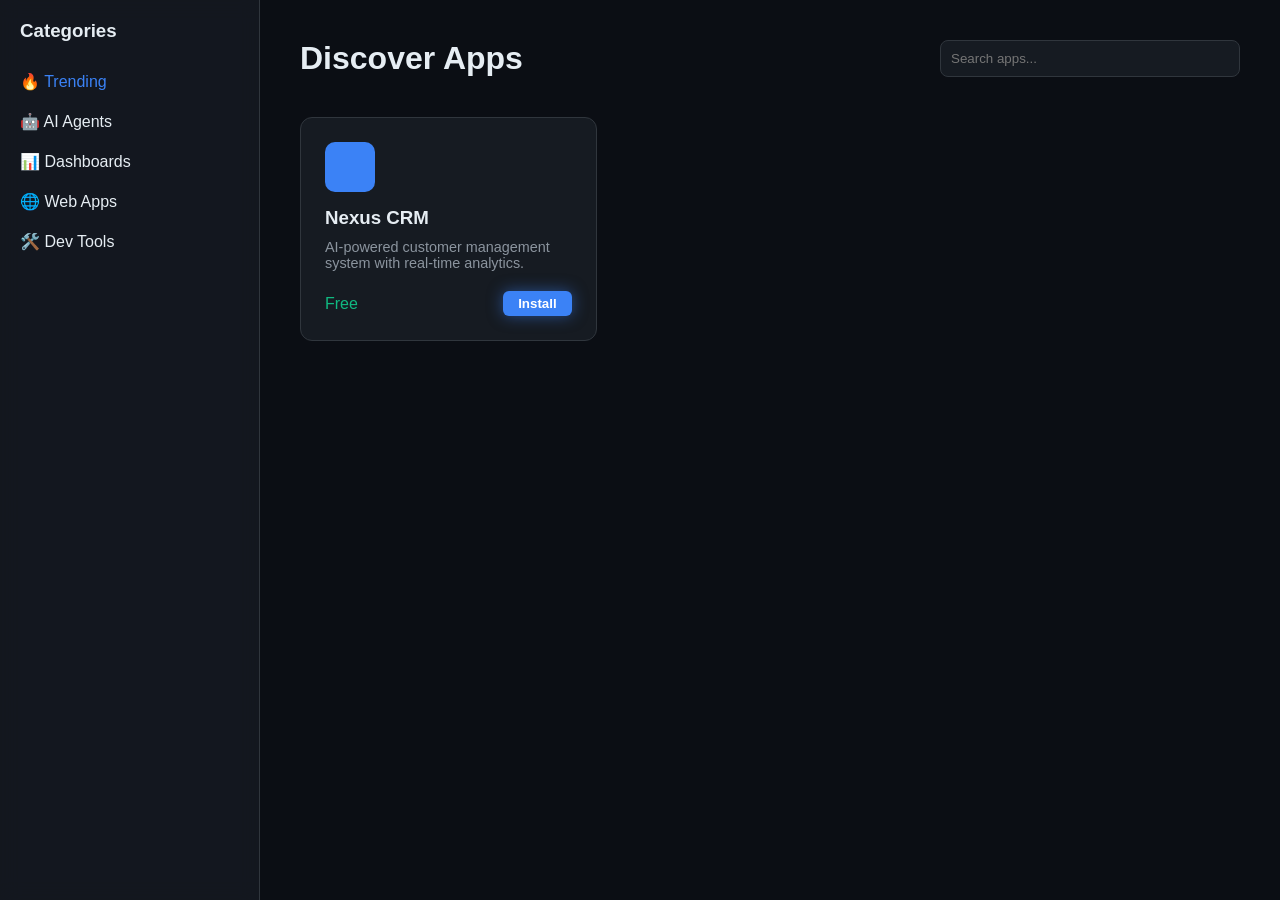
<file: frontend/app-store.html>
<!DOCTYPE html>
<html lang="en">
<head>
    <link rel="stylesheet" href="style.css">
    <title>Store | AlphaPlatform</title>
</head>
<body style="display: flex;">
    <aside class="sidebar">
        <h3>Categories</h3>
        <ul style="list-style: none; margin-top: 20px; line-height: 2.5;">
            <li style="color: var(--accent);">🔥 Trending</li>
            <li>🤖 AI Agents</li>
            <li>📊 Dashboards</li>
            <li>🌐 Web Apps</li>
            <li>🛠️ Dev Tools</li>
        </ul>
    </aside>

    <main style="margin-left: 260px; padding: 40px; width: 100%;">
        <div style="display: flex; justify-content: space-between; align-items: center; margin-bottom: 40px;">
            <h1>Discover Apps</h1>
            <input type="text" placeholder="Search apps..." style="background: var(--bg-card); border: 1px solid var(--border); padding: 10px; border-radius: 8px; width: 300px; color: white;">
        </div>

        <div style="display: grid; grid-template-columns: repeat(auto-fill, minmax(280px, 1fr)); gap: 25px;">
            <!-- App Card -->
            <div class="app-card">
                <div style="width: 50px; height: 50px; background: #3b82f6; border-radius: 10px; margin-bottom: 15px;"></div>
                <h3>Nexus CRM</h3>
                <p style="color: var(--text-dim); font-size: 0.9rem; margin: 10px 0;">AI-powered customer management system with real-time analytics.</p>
                <div style="display: flex; justify-content: space-between; align-items: center; margin-top: 20px;">
                    <span style="color: var(--success);">Free</span>
                    <button class="btn-primary" style="padding: 5px 15px;">Install</button>
                </div>
            </div>
            <!-- More Cards... -->
        </div>
    </main>
</body>
</html>
</file>
<file: frontend/style.css>
:root {
    --bg-dark: #0B0E14;
    --bg-card: #161B22;
    --accent: #3b82f6;
    --accent-glow: rgba(59, 130, 246, 0.5);
    --success: #10b981;
    --text-main: #e6edf3;
    --text-dim: #8b949e;
    --border: #30363d;
    --font-main: 'Inter', -apple-system, sans-serif;
    --font-code: 'JetBrains Mono', monospace;
}

* { box-sizing: border-box; margin: 0; padding: 0; }

body {
    background-color: var(--bg-dark);
    color: var(--text-main);
    font-family: var(--font-main);
    overflow-x: hidden;
}

/* Glassmorphism Sidebar */
.sidebar {
    width: 260px;
    height: 100vh;
    background: rgba(22, 27, 34, 0.8);
    backdrop-filter: blur(10px);
    border-right: 1px solid var(--border);
    position: fixed;
    padding: 20px;
}

/* Professional Buttons */
.btn-primary {
    background: var(--accent);
    color: white;
    border: none;
    padding: 10px 20px;
    border-radius: 6px;
    font-weight: 600;
    cursor: pointer;
    transition: 0.3s;
    box-shadow: 0 0 15px var(--accent-glow);
}

.btn-primary:hover { transform: translateY(-2px); filter: brightness(1.2); }

/* App Cards */
.app-card {
    background: var(--bg-card);
    border: 1px solid var(--border);
    border-radius: 12px;
    padding: 1.5rem;
    transition: 0.3s;
}

.app-card:hover {
    border-color: var(--accent);
    transform: translateY(-5px);
}

/* IDE Layout */
.ide-container {
    display: grid;
    grid-template-columns: 250px 1fr 350px;
    height: 100vh;
                          }
</file>
